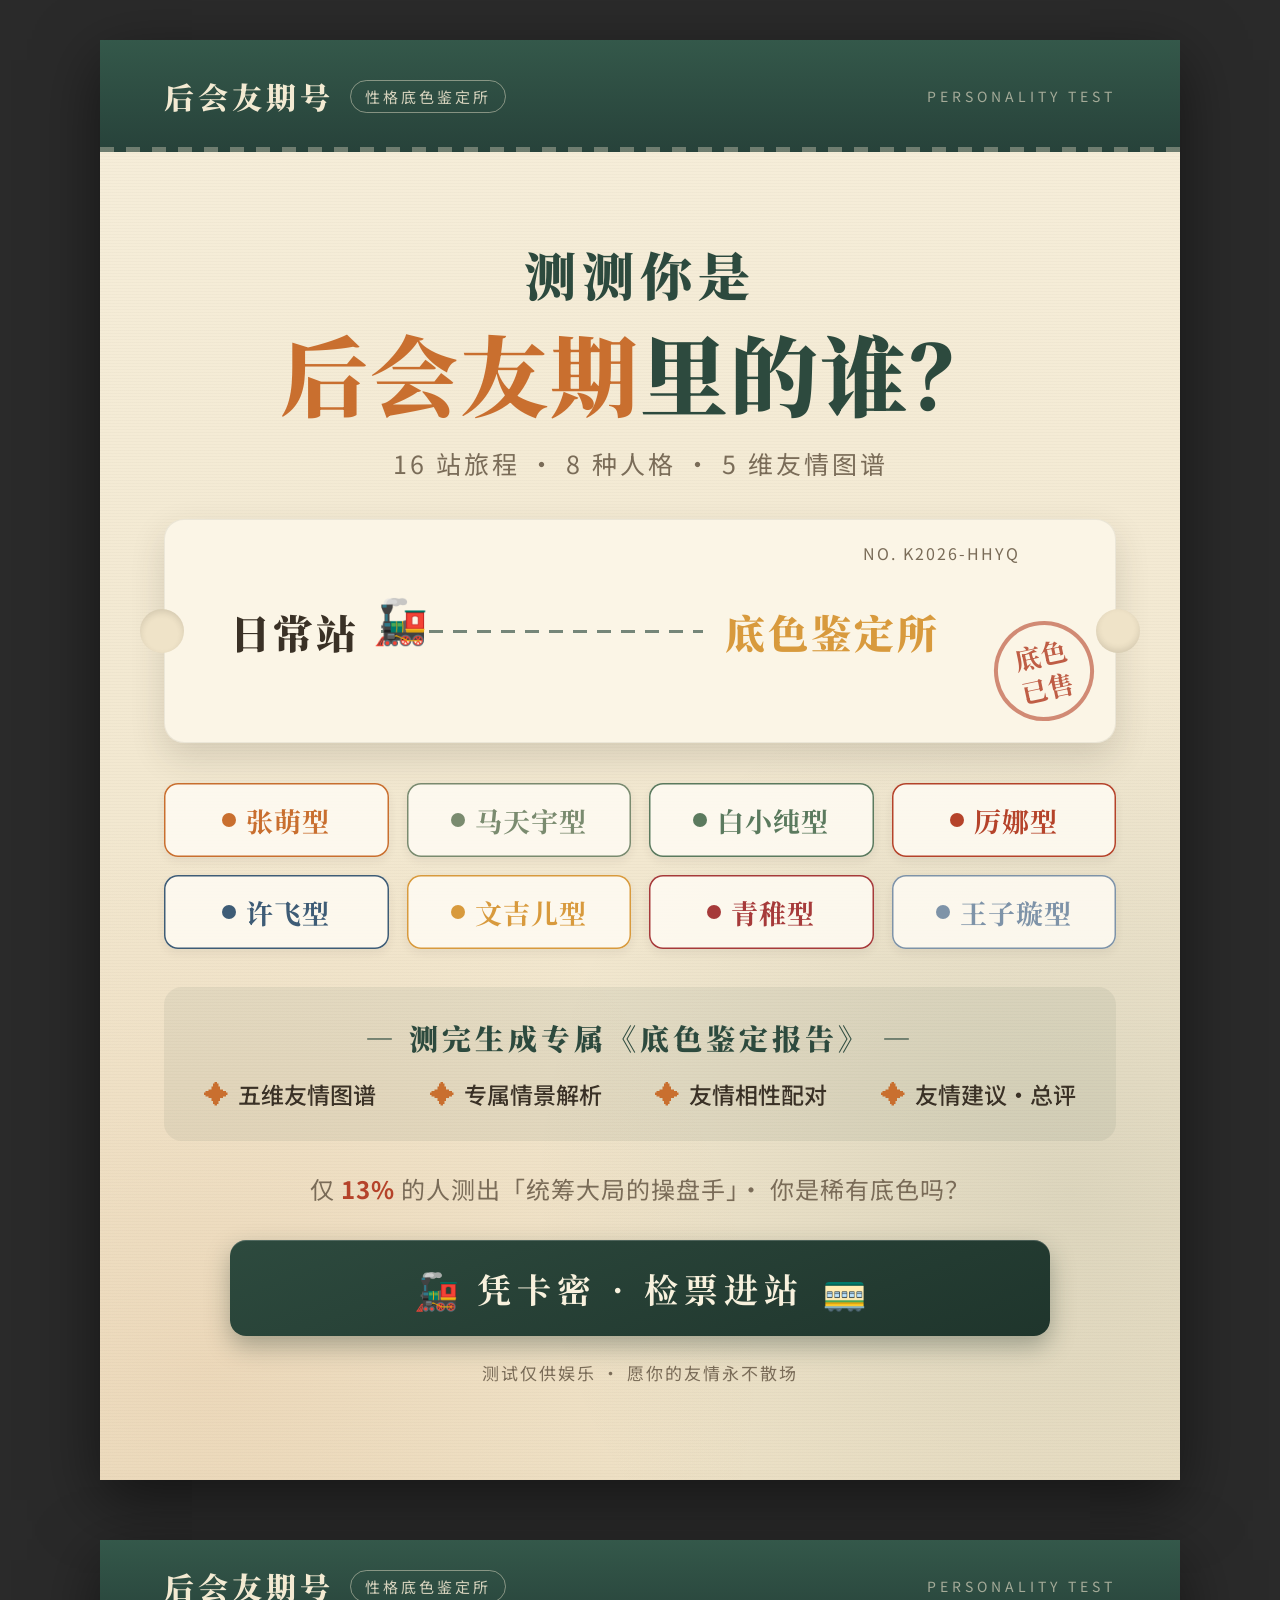
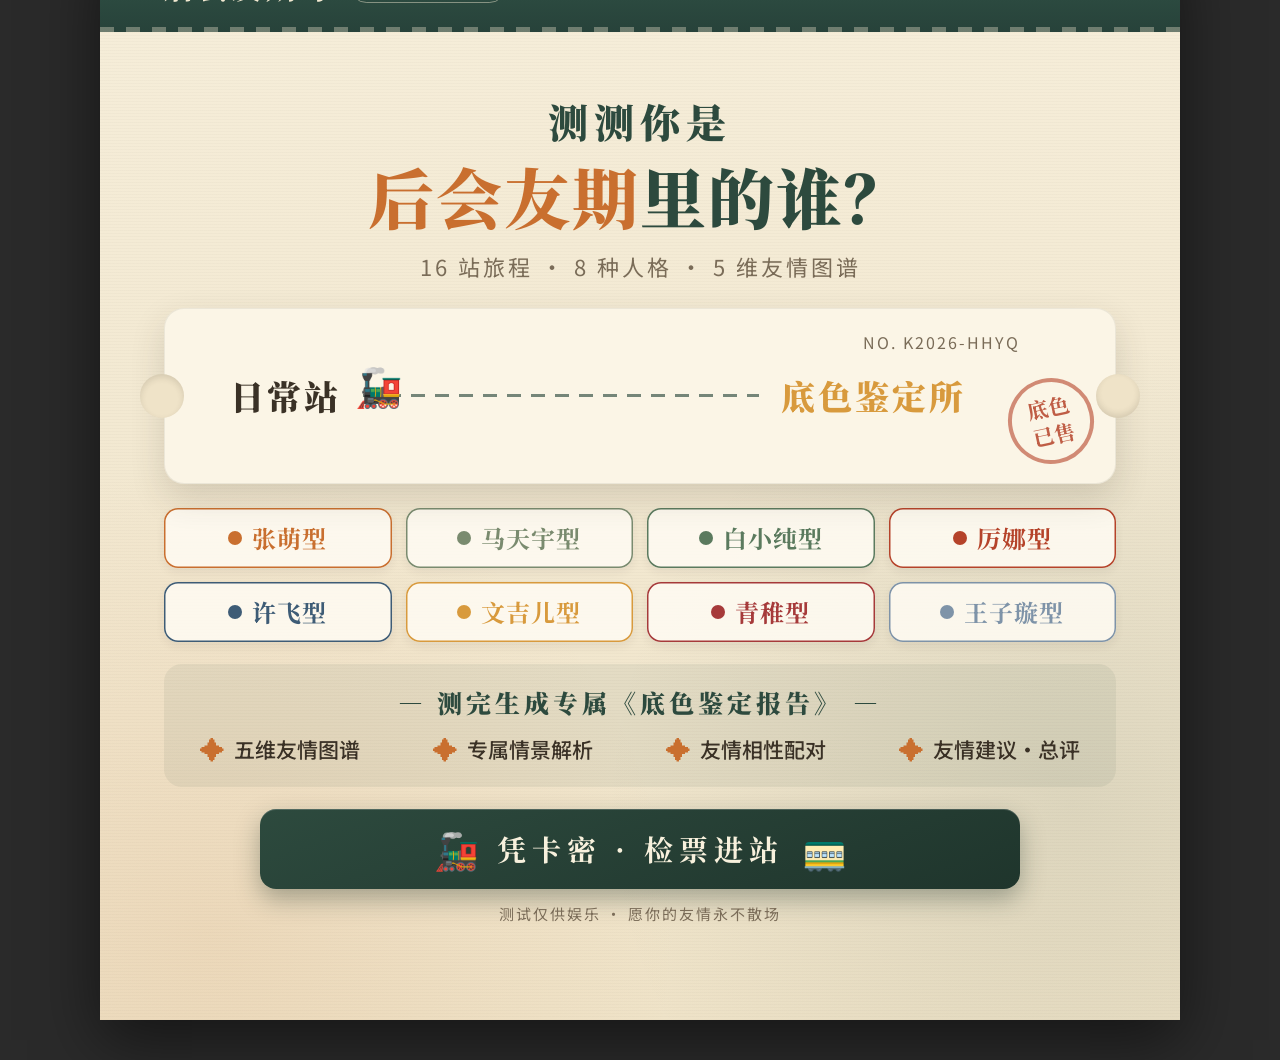
<file: poster/poster.html>
<!DOCTYPE html>
<html lang="zh-CN">
<head>
<meta charset="UTF-8">
<title>后会友期 · 小红书商品图</title>
<link rel="preconnect" href="https://fonts.googleapis.com">
<link href="https://fonts.googleapis.com/css2?family=Noto+Serif+SC:wght@500;700;900&family=Noto+Sans+SC:wght@400;500;700&display=swap" rel="stylesheet">
<style>
:root{
  --paper:#f6eeda; --paper-deep:#efe3c8; --card:#fbf5e6;
  --ink:#3a3126; --ink-soft:#7a6c58;
  --green:#2d4a3e; --green-deep:#1f352c;
  --orange:#c96f2f; --brick:#b5432a; --gold:#d89a3d;
}
*{margin:0;padding:0;box-sizing:border-box}
body{background:#2a2a2a;font-family:"Noto Sans SC","PingFang SC","Microsoft YaHei",sans-serif;display:flex;flex-direction:column;align-items:center;gap:60px;padding:40px}

/* ============ 海报画板 ============ */
.poster{
  width:1080px;position:relative;overflow:hidden;color:var(--ink);
  background:
    radial-gradient(ellipse 760px 360px at 50% -140px, rgba(217,154,61,.34), transparent 62%),
    radial-gradient(circle at 10% 92%, rgba(201,111,47,.10), transparent 34%),
    radial-gradient(circle at 90% 80%, rgba(45,74,62,.10), transparent 36%),
    repeating-linear-gradient(0deg, rgba(58,49,38,.025) 0 1px, transparent 1px 3px),
    linear-gradient(180deg, var(--paper) 0%, var(--paper-deep) 100%);
  box-shadow:0 20px 60px rgba(0,0,0,.5);
}
#p34{height:1440px}
#p11{height:1080px}

/* ---- 顶部车票头 ---- */
.p-top{
  height:112px;display:flex;align-items:center;justify-content:space-between;
  padding:0 64px;background:linear-gradient(180deg,#34584a 0%,#27423a 100%);
  color:#f3ead2;position:relative;
}
.p-top::after{
  content:"";position:absolute;left:0;right:0;bottom:-1px;height:6px;
  background:repeating-linear-gradient(90deg, rgba(243,234,210,.35) 0 14px, transparent 14px 26px);
}
.p-top .l{display:flex;align-items:center;gap:16px}
.p-top .logo{
  font-family:"Noto Serif SC",serif;font-weight:900;font-size:30px;letter-spacing:4px;
}
.p-top .tag{
  font-size:15px;letter-spacing:3px;padding:5px 14px;border:1px solid rgba(243,234,210,.45);border-radius:999px;color:rgba(243,234,210,.85);
}
.p-top .r{font-size:14px;letter-spacing:4px;color:rgba(243,234,210,.6)}

/* ---- 内容区 ---- */
.p-body{padding:46px 64px 0;display:flex;flex-direction:column;align-items:center;text-align:center;position:relative}

.p-title{margin-top:38px;font-family:"Noto Serif SC",serif;font-weight:900;color:var(--green)}
.p-title .t1{font-size:52px;letter-spacing:6px}
.p-title .t2{display:block;margin-top:6px;font-size:88px;letter-spacing:2px;line-height:1.25}
.p-title .hl{color:var(--orange)}
.p-sub{margin-top:18px;font-size:25px;letter-spacing:3px;color:var(--ink-soft)}

/* ---- 大车票 ---- */
.p-ticket{
  margin-top:38px;width:952px;height:224px;background:var(--card);border-radius:20px;position:relative;
  box-shadow:0 14px 34px rgba(58,49,38,.16), inset 0 0 0 1px rgba(58,49,38,.08);
  display:flex;align-items:center;
}
.p-ticket::before,.p-ticket::after{
  content:"";position:absolute;width:44px;height:44px;border-radius:50%;
  background:var(--paper-deep);top:50%;transform:translateY(-50%);z-index:2;
  box-shadow:inset 0 3px 6px rgba(58,49,38,.14);
}
.p-ticket::before{left:-24px}
.p-ticket::after{right:-24px;box-shadow:inset 0 -3px 6px rgba(58,49,38,.14)}
.tk-route{flex:1;padding:0 176px 0 66px;display:flex;align-items:center;gap:22px;text-align:left}
.tk-st{font-family:"Noto Serif SC",serif;font-weight:900;font-size:40px;letter-spacing:3px;white-space:nowrap}
.tk-st.to{color:var(--gold)}
.tk-line{position:relative;flex:1;height:3px;background:repeating-linear-gradient(90deg, rgba(45,74,62,.65) 0 14px, transparent 14px 24px)}
.tk-line i{position:absolute;left:-8px;top:-34px;font-size:44px;font-style:normal;line-height:1}
.tk-no{position:absolute;top:22px;right:96px;font-size:16px;letter-spacing:2px;color:var(--ink-soft)}
.tk-stamp{
  position:absolute;right:22px;bottom:22px;width:100px;height:100px;border-radius:50%;
  display:flex;align-items:center;justify-content:center;text-align:center;
  font-family:"Noto Serif SC",serif;font-weight:700;font-size:26px;line-height:1.3;color:var(--brick);
  border:4px solid rgba(181,67,42,.7);transform:rotate(-12deg);opacity:.85;
}

/* ---- 8 人格徽章 ---- */
.p-guests{margin-top:40px;width:952px;display:grid;grid-template-columns:repeat(4,1fr);gap:18px}
.g-badge{
  height:74px;border-radius:14px;display:flex;align-items:center;justify-content:center;gap:10px;
  font-family:"Noto Serif SC",serif;font-weight:700;font-size:27px;letter-spacing:1px;
  background:rgba(255,252,244,.85);
  box-shadow:inset 0 0 0 1.5px var(--gc), 0 4px 10px rgba(58,49,38,.07);
  color:var(--gc);
}
.g-badge i{width:14px;height:14px;border-radius:50%;background:var(--gc);font-style:normal}

/* ---- 报告亮点 ---- */
.p-report{margin-top:38px;width:952px;background:rgba(45,74,62,.07);border-radius:18px;padding:30px 40px}
.p-report .h{font-family:"Noto Serif SC",serif;font-weight:900;font-size:29px;letter-spacing:4px;color:var(--green)}
.p-report .items{margin-top:18px;display:flex;justify-content:space-between}
.p-report .it{display:flex;align-items:center;gap:10px;font-size:23px;font-weight:500;color:var(--ink)}
.p-report .it b{color:var(--orange);font-weight:700;font-size:24px}

/* ---- 稀有度 ---- */
.p-rare{margin-top:30px;font-size:24px;letter-spacing:1px;color:var(--ink-soft)}
.p-rare b{color:var(--brick)}

/* ---- CTA ---- */
.p-cta{
  margin-top:34px;width:820px;height:96px;border-radius:16px;
  background:linear-gradient(160deg, var(--green) 0%, var(--green-deep) 100%);
  color:#f8f1dd;display:flex;align-items:center;justify-content:center;gap:18px;
  font-family:"Noto Serif SC",serif;font-weight:700;font-size:34px;letter-spacing:6px;
  box-shadow:0 10px 24px rgba(31,53,44,.35), inset 0 1px 0 rgba(255,255,255,.18);
}
.p-cta .train{font-size:36px;letter-spacing:0}

/* ---- 底注 ---- */
.p-foot{margin-top:24px;font-size:17px;letter-spacing:2px;color:var(--ink-soft)}

/* ============ 1:1 版压缩调整 ============ */
#p11 .p-top{height:92px}
#p11 .p-body{padding-top:32px}
#p11 .p-title{margin-top:28px}
#p11 .p-title .t1{font-size:40px}
#p11 .p-title .t2{font-size:66px}
#p11 .p-sub{margin-top:12px;font-size:22px}
#p11 .p-ticket{margin-top:26px;width:952px;height:176px}
#p11 .tk-st{font-size:34px}
#p11 .tk-line i{font-size:38px;top:-28px}
#p11 .tk-route{padding-right:150px}
#p11 .tk-stamp{width:86px;height:86px;font-size:21px;right:22px;bottom:20px}
#p11 .p-guests{margin-top:24px;gap:14px}
#p11 .g-badge{height:60px;font-size:24px}
#p11 .p-report{margin-top:22px;padding:20px 36px}
#p11 .p-report .h{font-size:25px}
#p11 .p-report .items{margin-top:12px}
#p11 .p-report .it{font-size:21px}
#p11 .p-rare{margin-top:18px;font-size:21px}
#p11 .p-cta{margin-top:22px;width:760px;height:80px;font-size:29px}
#p11 .p-foot{margin-top:14px;font-size:15px}
</style>
</head>
<body>

<!-- ============ 3:4 · 1080×1440 ============ -->
<div class="poster" id="p34">
  <div class="p-top">
    <div class="l"><span class="logo">后会友期号</span><span class="tag">性格底色鉴定所</span></div>
    <div class="r">PERSONALITY TEST</div>
  </div>
  <div class="p-body">
    <h1 class="p-title"><span class="t1">测测你是</span><span class="t2"><span class="hl">后会友期</span>里的谁？</span></h1>
    <p class="p-sub">16 站旅程 · 8 种人格 · 5 维友情图谱</p>

    <div class="p-ticket">
      <span class="tk-no">NO. K2026-HHYQ</span>
      <div class="tk-route">
        <span class="tk-st">日常站</span>
        <span class="tk-line"><i>🚂</i></span>
        <span class="tk-st to">底色鉴定所</span>
      </div>
      <div class="tk-stamp">底色<br>已售</div>
    </div>

    <div class="p-guests">
      <div class="g-badge" style="--gc:#C96F2F"><i></i>张萌型</div>
      <div class="g-badge" style="--gc:#7A8B6F"><i></i>马天宇型</div>
      <div class="g-badge" style="--gc:#5B7A5E"><i></i>白小纯型</div>
      <div class="g-badge" style="--gc:#B5432A"><i></i>厉娜型</div>
      <div class="g-badge" style="--gc:#3E5C76"><i></i>许飞型</div>
      <div class="g-badge" style="--gc:#D89A3D"><i></i>文吉儿型</div>
      <div class="g-badge" style="--gc:#A63A3A"><i></i>青稚型</div>
      <div class="g-badge" style="--gc:#7E93A8"><i></i>王子璇型</div>
    </div>

    <div class="p-report">
      <div class="h">— 测完生成专属《底色鉴定报告》 —</div>
      <div class="items">
        <span class="it"><b>✦</b>五维友情图谱</span>
        <span class="it"><b>✦</b>专属情景解析</span>
        <span class="it"><b>✦</b>友情相性配对</span>
        <span class="it"><b>✦</b>友情建议·总评</span>
      </div>
    </div>

    <p class="p-rare">仅 <b>13%</b> 的人测出「统筹大局的操盘手」· 你是稀有底色吗？</p>

    <div class="p-cta"><span class="train">🚂</span>凭卡密 · 检票进站<span class="train">🚃</span></div>
    <p class="p-foot">测试仅供娱乐 · 愿你的友情永不散场</p>
  </div>
</div>

<!-- ============ 1:1 · 1080×1080 ============ -->
<div class="poster" id="p11">
  <div class="p-top">
    <div class="l"><span class="logo">后会友期号</span><span class="tag">性格底色鉴定所</span></div>
    <div class="r">PERSONALITY TEST</div>
  </div>
  <div class="p-body">
    <h1 class="p-title"><span class="t1">测测你是</span><span class="t2"><span class="hl">后会友期</span>里的谁？</span></h1>
    <p class="p-sub">16 站旅程 · 8 种人格 · 5 维友情图谱</p>

    <div class="p-ticket">
      <span class="tk-no">NO. K2026-HHYQ</span>
      <div class="tk-route">
        <span class="tk-st">日常站</span>
        <span class="tk-line"><i>🚂</i></span>
        <span class="tk-st to">底色鉴定所</span>
      </div>
      <div class="tk-stamp">底色<br>已售</div>
    </div>

    <div class="p-guests">
      <div class="g-badge" style="--gc:#C96F2F"><i></i>张萌型</div>
      <div class="g-badge" style="--gc:#7A8B6F"><i></i>马天宇型</div>
      <div class="g-badge" style="--gc:#5B7A5E"><i></i>白小纯型</div>
      <div class="g-badge" style="--gc:#B5432A"><i></i>厉娜型</div>
      <div class="g-badge" style="--gc:#3E5C76"><i></i>许飞型</div>
      <div class="g-badge" style="--gc:#D89A3D"><i></i>文吉儿型</div>
      <div class="g-badge" style="--gc:#A63A3A"><i></i>青稚型</div>
      <div class="g-badge" style="--gc:#7E93A8"><i></i>王子璇型</div>
    </div>

    <div class="p-report">
      <div class="h">— 测完生成专属《底色鉴定报告》 —</div>
      <div class="items">
        <span class="it"><b>✦</b>五维友情图谱</span>
        <span class="it"><b>✦</b>专属情景解析</span>
        <span class="it"><b>✦</b>友情相性配对</span>
        <span class="it"><b>✦</b>友情建议·总评</span>
      </div>
    </div>

    <div class="p-cta"><span class="train">🚂</span>凭卡密 · 检票进站<span class="train">🚃</span></div>
    <p class="p-foot">测试仅供娱乐 · 愿你的友情永不散场</p>
  </div>
</div>

</body>
</html>
</file>
